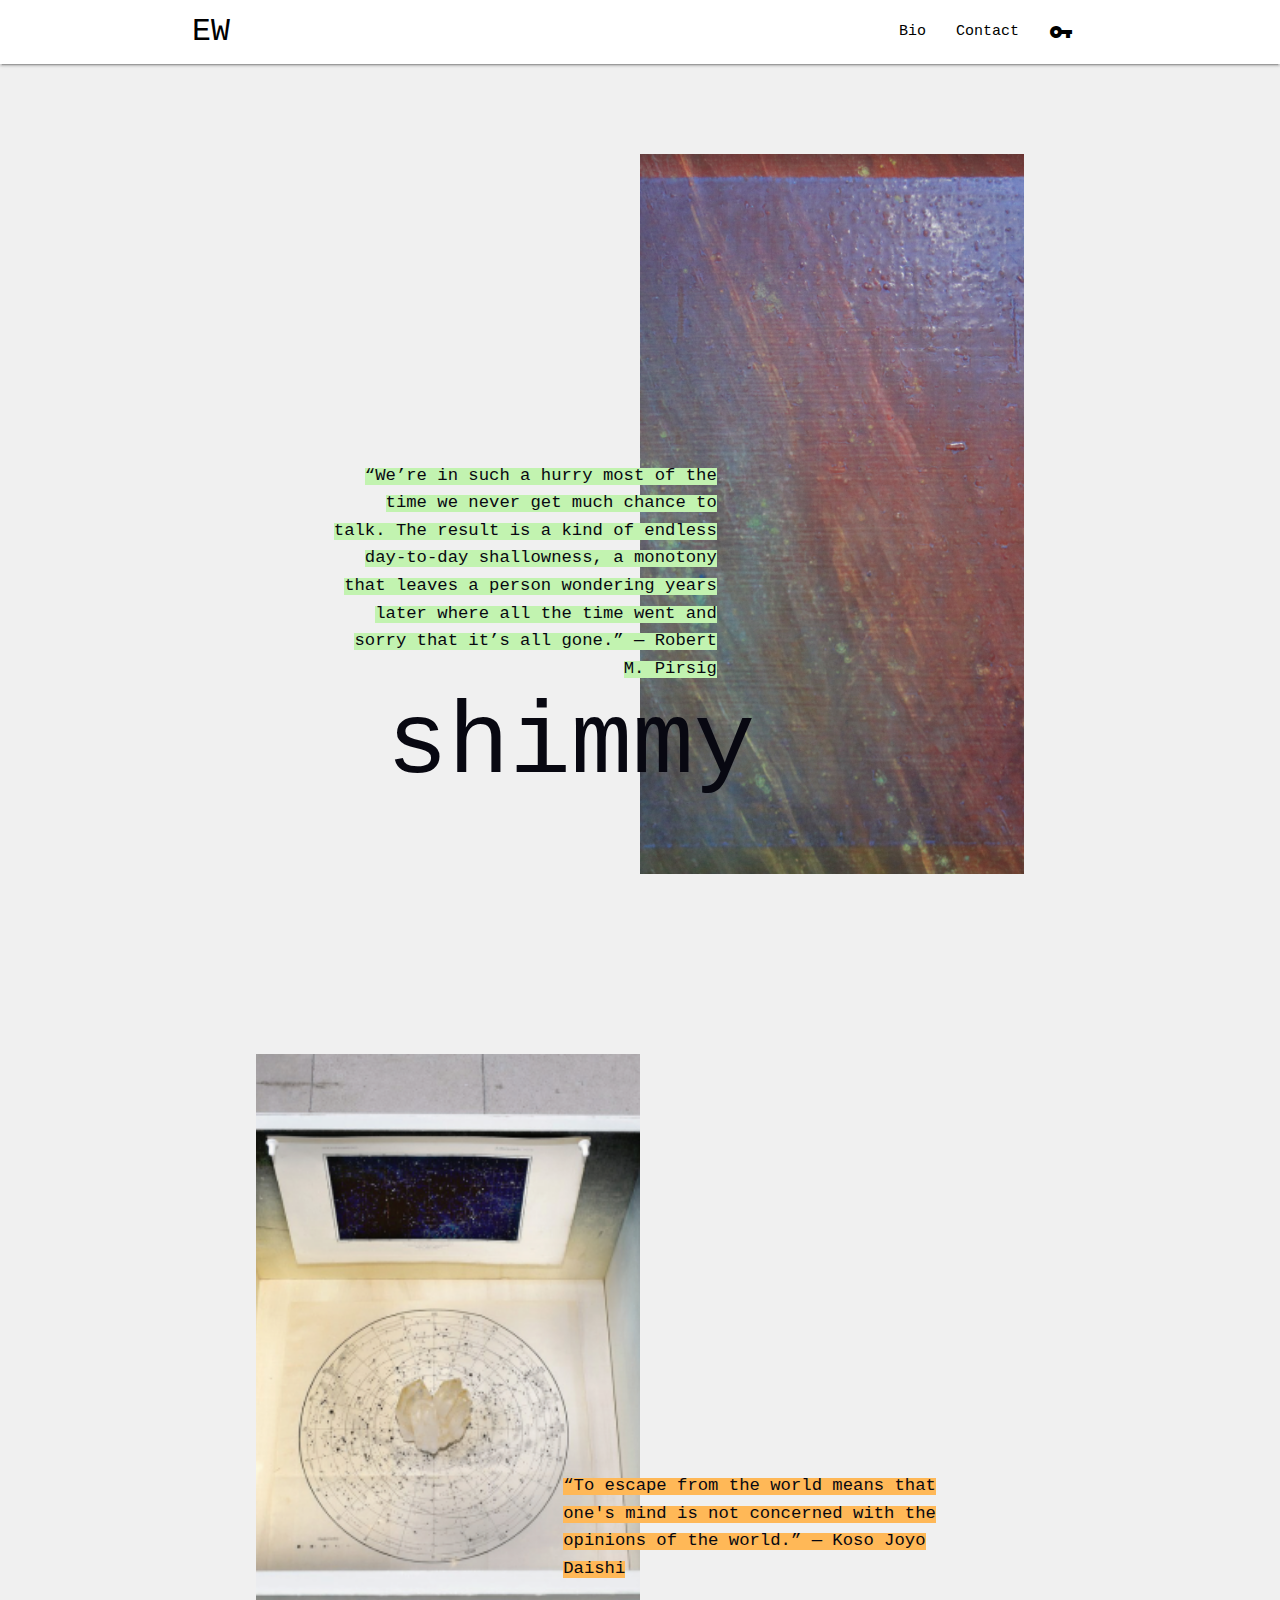
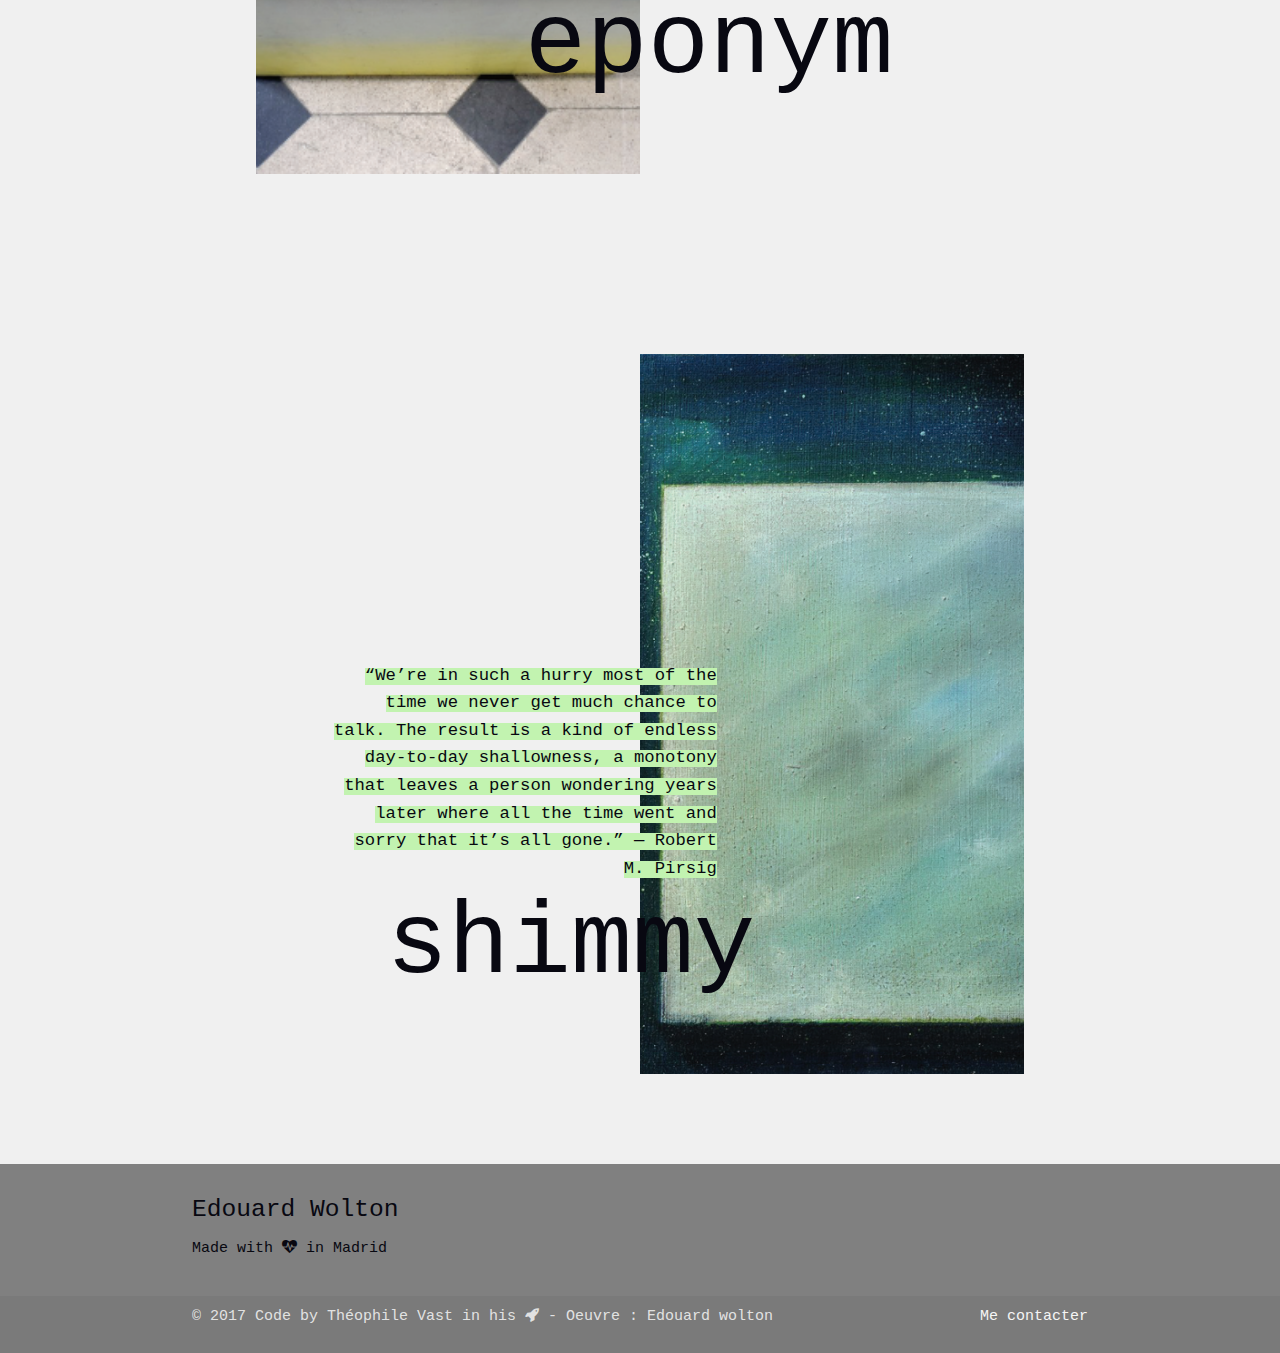
<file: Edouardsimpleimage/oeuvre.html>
<!doctype html>
<html class="no-js" lang="fr">
<head>
  <meta charset="UTF-8">
  <!--[if IE]><meta http-equiv="X-UA-Compatible" content="IE=edge"><![endif]-->
  <meta name="viewport" content="width=device-width, initial-scale=1.0, shrink-to-fit=no">
  <title>Edouard Wolton | Artiste</title>

  <!-- CSS -->
  <link href="https://maxcdn.bootstrapcdn.com/font-awesome/4.7.0/css/font-awesome.min.css" rel="stylesheet" type="text/css">
  <link href="  https://cdnjs.cloudflare.com/ajax/libs/animate.css/3.5.2/animate.min.css" rel="stylesheet" type="text/css">
  <link rel="stylesheet" href="css/styles.css" media="all">
  <link rel="stylesheet" type="text/css" href="css/normalize.css" />
  <link rel="stylesheet" type="text/css" href="css/fragments.css" />
  <link rel="stylesheet" type="text/css" href="css/demo.css" />
    <!-- Material Design Icons  -->
    <link rel="stylesheet" href="materialize/css/materialize.css">
  <link rel="stylesheet" href="https://fonts.googleapis.com/icon?family=Material+Icons">
  <link href="https://fonts.googleapis.com/css?family=Nosifer" rel="stylesheet">
    <link href="https://fonts.googleapis.com/css?family=Poiret+One" rel="stylesheet">
  <script>document.documentElement.className = 'js';</script>
</head>
<body class="loading">

  <main>
<!-- <div style="color:red"><pre>                          ░░0▄▄▄▄▄▄▄▄▄▄▄▄▄▄▒░░
                          1░▒▄▄███▀▀░░░░    1░░░░▀▀▀▓▓▄▄▄▓
                      ░0▄▄██▀▀░                       0░▀▀█▓▄1
                  ░▒▄███▀░0                                ░▀▀█▄▓
                ▄▓██▀░                                         ▀█▓▄
            ░▒▄█▀▀░                                              ░▀█▄
           ▒██▀░                                                   ░█▌0
         ▒▓█▀░                                                       ▀█▄
       ░▄█▀░                                                          ░█▌
       ▄█▓                                                             ▒█▄
      0█                                                                ▓█1
     ▒█▌                                                                0█▌
     ▒█1                                                         0▄      █▌
     ▓▌░     ▄0                                                 0▓█▓     █▌
     ▐▌░    1█░                                                 ▒██▓     █▓
     ▒█▓     █0       ▄▄▓██▓1                                  ░▓█▌    1█▌
     1█▌    ▒█▌   ░▄██████████0                                1██   ░▄█▌
      ░█▌▓   ▓█1 ▒▓████████████▌▓                             ░1█0  ▒██▌
       ░██   ░█▌ ▓███████████████0                             █▌ ░▄██▌
        ░██▄▓░1█ █████████████████▌                            █▌ ▓██▀
         ░▀██1▒█ ▓█████████████████▌▓           ░0▄▄▄▄▄▄▄▄▄▒▓ 1█████0      ░▒0
           ▒████0░███████████████████▄    ░▒▄▄████████████████ ████      1▄▀░██1
   1▒0      ░▀█▌  1▀█████████████████▌░  1▒▓████████████████▀▓ ▒██     ░▄▀░  ▒█▌
 1█▀▀█▌      0█▌    ░▀█████████████▀░      ░░▀▀█████████▀▀░    ▒█▌   0▄█▓   ▒█▌
  ▌░ ░▀█▄1    1▌       ░▀██████▀▀    ░1▄▄▄0      ░▀▀▀░░       ░0█▓░▄▓█▀░    1█▌
  █0   ░░▀▓▄▓ ░▓▓          ░░░     ░▄██████▌▓                ▒███▓▀▀░        1█▌
  ▀█       ░▀▀▄▓█0                ▒██████████1            0▄███▀░      ░░░   ▒█▌
   ▀█1         ░▀▀█▄▄             ▓██████████▌1       ░▄▄███▀░     ░▄▄▓█▀▀▓▄▄█▌░
   1█▌0▓▒▒▄▄▄▄▓   1░▀▀█▄▄▒1       ▀██████████▌     ▒▄██████▌  ░0▄▄█▀▀░
     ▀██▀▀▀░░▀▀▓▓▄▄0   ▒████▄▄     ░▀▀▀▀▀▀▀▀1   ░▄████▓██▓█▄▄██▀▀░
                1░▀▀▓▄▄▄█▌1█▌██▄▄            ░0▄███▌1███▓███▀░
                     ░░▀██░▀███0█▀█▄▄▄▄▄▄▄▄▄██▀█▌ ▓████1▓█▓
                        ▀█▓ ▀███▓1█▓ ▓▌ 0█▌  ▌ 0█ ▄██▀░▓█▓
                         █▌  ▒██▄█▌  ▓▌  ▓▌ 0▓░ ███▀░▒▓██▄▒
                   ░▒▄0▀▀▀█▌  1▀██▌▄ █▓ ░1▌ ░▓███▀░░▄█▓  ░░▀▀▄▄▄▄▄▀0▄0
           ░0▀▀▀▀1▀▀░░    1▀█▄   ░▀███▓▓███▓▀▀▀░ ░▄██▌▓░             █▒
          0▓▄          ░1▄▓█▀▀▓▄0    1░░░░    ░0▄█▀░░░▀▀▓▄▄           █
            ░▓▄▓    ░▄▓▀▀       ░▀▌▄▓░    ░░▄▄▓▀         0░▀██▒   ░▒░█
              ▀▌0░1▄▓   █░▒▒░░░░░ ░░░░░░░░░░░░░░░░░░░░░           ░░░░░░░░░░░
         ░▒▒███ ▒       ▒░█████▒ ░█████████████░▒░░████▒          ▒███████░░░
          ▒░░░███▒      ▒█████░ ░█████████████▒▒████████▒         ░███████░░▒
          ███████       ▒████░ ▒███████████████▒ ░███████▒       ░██████░░░▒
          ███████       ▒███░▒ ░░░░░░░░░░░░█████░ ░███████▒     ▒██████░░░▒
          ███████       ▒██░░░▒▒         ▒███████░ ░███████▒    ██████░░░▒
          ███████▒      ▒█░░░░░▒       ░███████░▒   ▒███████▒  ░██████░░▒
          ░██████▒   ▒▒▒▒░░░░░░▒    ▒░███████░▒      ▒███████▒▒█████░░░▒
          ░█████████████░░░░░░░▒  ▒░███████░▒         ▒██████░░████░░░▒
          ░███████░░░░░░░░░░░░▒ ▒████████░▒            ▒██████████░░░▒
          ▒██████░       ░░░░ ▒█████████████░░░░░░░▒▒▒  ░█████████░░▒
          ▒██████░       ░░░▒▒ ░███████████░░░░░░░▒▒▒    ░███████░░▒░
           ███████       ░░▒▒▒ ▒███████░░░░░░░░░▒▒▒▒      ███████░▒
  HACKERZVOICE ░▒▒       ▒▒▒▒▒                            ▒█████░░▒             ┬
  ▓▓▀▀▀▀▀█▓▓▓ presents ▓▓▓█▄▄▄▄▄▄▓▓▓▓▓▓▓▓▓▓▓╡░░░▒▓▓██╞════╡ ▒░░░░░▒ ╞</pre></div> -->

      <nav role="navigation">
        <div class="nav-wrapper container">
          <a id="logo-container" href="#" class="brand-logo">EW</a>
          <ul class="menu right hide-on-med-and-down">
            <li><a >Bio</a></li>
            <li><a r>Contact</a></li>
              <li><a > <i class="material-icons">vpn_key</i></a></li>
          </ul>

          <ul id="nav-mobile" class="side-nav">
          <li><a routerLink="/bio">Bio</a></li>
          <li><a routerLink="/contact">Contact</a></li>
          <li><a routerLink="/secretpath">Admin</a></li>
          </ul>
          <a href="#" data-activates="nav-mobile" class="button-collapse"><i class="material-icons">menu</i></a>
        </div>
      </nav>

  <section class="section section--flow">
    <div class="content">
      <div id="frag-4" class="fragment-wrap fragment-wrap--right" style="background-image: url(img/1.png)"></div>
      <h2 class="title title--left">shimmy</h2>
      <p class="text text--left"><span class="deco-bg deco-bg--color-4">“We’re in such a hurry most of the time we never get much chance to talk. The result is a kind of endless day-to-day shallowness, a monotony that leaves a person wondering years later where all the time went and sorry that it’s all gone.” — Robert M. Pirsig</span></p>
    </div>
  </section>
  <section class="section section--flow">
    <div class="content">
      <div id="frag-5" class="fragment-wrap" style="background-image: url(img/2.png)"></div>
      <h2 class="title">eponym</h2>
      <p class="text"><span class="deco-bg deco-bg--color-5">“To escape from the world means that one's mind is not concerned with the opinions of the world.” ― Koso Joyo Daishi</span></p>
    </div>
  </section>
  <section class="section section--flow">
    <div class="content">
      <div id="frag-6" class="fragment-wrap fragment-wrap--right" style="background-image: url(img/3.png)"></div>
      <h2 class="title title--left">shimmy</h2>
      <p class="text text--left"><span class="deco-bg deco-bg--color-4">“We’re in such a hurry most of the time we never get much chance to talk. The result is a kind of endless day-to-day shallowness, a monotony that leaves a person wondering years later where all the time went and sorry that it’s all gone.” — Robert M. Pirsig</span></p>
    </div>
  </section>

     <footer class="page-footer tagline">
  <div class="container">
    <div class="row">
      <div class="col l6 s12">
        <h5 class="">Edouard Wolton</h5>
        <p class="">Made with <i class="fa fa-heartbeat" aria-hidden="true"></i> in Madrid</p>
      </div>

    </div>
  </div>
  <div class="footer-copyright">
    <div class="container">
      © 2017 Code by Théophile Vast in his <i class="fa fa-rocket" aria-hidden="true"></i> - Oeuvre : Edouard wolton
      <a class="grey-text text-lighten-4 right" href="#">Me contacter</a>
      <p>
      </p>
    </div>
  </div>
</footer>



</main>
<!-- Start horizontal scroll -->
<!-- <script src="https://code.jquery.com/jquery-3.1.1.min.js" integrity="sha256-hVVnYaiADRTO2PzUGmuLJr8BLUSjGIZsDYGmIJLv2b8=" crossorigin="anonymous"></script>
  <script src="https://cdnjs.cloudflare.com/ajax/libs/materialize/0.97.8/js/materialize.min.js"></script> -->
<script src="js/imagesloaded.pkgd.min.js"></script>
<!-- <script src="js/main.js"></script> -->
<script>
  (function() {
    imagesLoaded(document.querySelectorAll('.fragment-wrap'), { background: true }, function() {
      document.body.classList.remove('loading');

      new FragmentsFx(document.getElementById('frag-4'), {
        fragments: 10,
        boundaries: {x1: 250, x2: 75, y1: 50, y2: 50},
        randomIntervals: {
          top: {min: 0,max: 90},
          left: {min: 0,max: 90},
          dimension: {
            width: {min: 30,max: 50, fixedHeight: 10},
            height: {min: 30,max: 50, fixedWidth: 10}
          }
        },
        parallax: true
      });
      new FragmentsFx(document.getElementById('frag-5'), {
        fragments: 20,
        boundaries: {x1: 50, x2: 300, y1: 0, y2: 0},
        randomIntervals: {
          top: {min: 0,max: 40},
          left: {min: 0,max: 90},
          dimension: {
            width: {min: 10,max: 50, fixedHeight: 0.5},
            height: {min: 5,max: 10, fixedWidth: 5}
          }
        },
        parallax: true,
        randomParallax: {min: 30, max: 300}
      });
      new FragmentsFx(document.getElementById('frag-6'), {
        fragments: 20,
        boundaries: {x1: 50, x2: 300, y1: 0, y2: 0},
        randomIntervals: {
          top: {min: 0,max: 40},
          left: {min: 0,max: 90},
          dimension: {
            width: {min: 10,max: 50, fixedHeight: 0.5},
            height: {min: 5,max: 10, fixedWidth: 5}
          }
        },
        parallax: true,
        randomParallax: {min: 30, max: 300}
      });
    });
  })();
</script>

</body>
</html>
</file>
<file: Edouardsimpleimage/css/styles.css>
/*#logo-container {
  font-family: 'Poiret One', cursive;
}

.menu {
  font-family: 'Poiret One', cursive;
}

header {
  position: relative;
  width: 100%;
  min-height: auto;
  -webkit-background-size: cover;
  -moz-background-size: cover;
  background-size: cover;
  -o-background-size: cover;
  background-position: center;
  background-image: url('../img/header.jpg');
  text-align: center;
  color: white;
}
header .header-content {
  position: relative;
  text-align: center;
  padding: 100px 15px 100px;
  width: 100%;
}
header .header-content .header-content-inner h1 {
  font-weight: 700;
  text-transform: uppercase;
  margin-top: 0;
  margin-bottom: 0;
  font-size: 30px;
}
header .header-content .header-content-inner hr {
  margin: 30px auto;
}
header .header-content .header-content-inner p {
  font-weight: 300;
  color: rgba(255, 255, 255, 0.7);
  font-size: 16px;
  margin-bottom: 50px;
}

*/
</file>
<file: Edouardsimpleimage/css/fragments.css>
.fragment-wrap {
	width: 30vw;
	height: 80vh;
	max-width: 800px;
	max-height: 1000px;
	min-height: 550px;
	position: relative;
	margin: 0 30vw 0 0;
}

.fragment-wrap--right {
	margin: 0 0 0 30vw;
}

.fragment,
.fragment__piece {
	position: absolute;
	width: 100%;
	height: 100%;
	top: 0;
	left: 0;
	pointer-events: none;
}

.fragment {
	transition: transform 0.2s ease-out;
}

.fragment-wrap,
.fragment__piece {
	background-size: cover;
	background-repeat: no-repeat;
	background-position: 50% 0%;
}
</file>
<file: Edouardsimpleimage/css/demo.css>
*::after,
*::before {
	box-sizing: border-box;
}

body {
	font-family: 'Inconsolata', monospace;
	color: #080811;
	background: #f0f0f0;
}

a {
	text-decoration: none;
	color: #c61dc8;
	outline: none;
}

a:hover,
a:focus {
	color: tomato;
	text-decoration: underline;
}

.hidden {
	position: absolute;
	overflow: hidden;
	width: 0;
	height: 0;
	pointer-events: none;
}


/* Icons */

.icon {
	display: block;
	width: 1.5em;
	height: 1.5em;
	margin: 0 auto;
	fill: currentColor;
}


/* Page Loader */

.js .loading::before {
	content: '';
	position: fixed;
	z-index: 100;
	top: 0;
	left: 0;
	width: 100%;
	height: 100%;
	background: #f0f0f0;
}

.js .loading::after {
	content: '';
	position: fixed;
	z-index: 10000;
	top: 50%;
	left: 50%;
	width: 30px;
	height: 70px;
	margin: -35px 0 0 -15px;
	pointer-events: none;
	border: 3px solid #c61dc8;
	-webkit-animation: loaderAnim 0.8s ease-out infinite alternate forwards;
	animation: loaderAnim 0.8s ease-out infinite alternate forwards;
}

@-webkit-keyframes loaderAnim {
	to {
		-webkit-transform: translate3d(0, -100px, 0);
		transform: translate3d(0, -100px, 0);
	}
}

@keyframes loaderAnim {
	to {
		-webkit-transform: translate3d(0, -100px, 0);
		transform: translate3d(0, -100px, 0);
	}
}

.section {
	position: relative;
	display: -webkit-box;
	display: -ms-flexbox;
	display: flex;
	-webkit-box-orient: vertical;
	-webkit-box-direction: normal;
	-ms-flex-direction: column;
	flex-direction: column;
}

.section--intro {
	background: url(../img/arrow.svg) no-repeat calc(100% - 2em) calc(100% - 1.5em);
	background-size: 40px;
	min-height: 100vh;
}

.section--flow {
	padding: 3em 0;
	min-height: 100vh;
}

.section--related {
	padding: 3em 1em;
	font-weight: bold;
	text-align: center;
	-webkit-box-orient: horizontal;
	-webkit-box-direction: normal;
	-ms-flex-direction: row;
	flex-direction: row;
	-ms-flex-wrap: wrap;
	flex-wrap: wrap;
	-webkit-box-pack: center;
	-ms-flex-pack: center;
	justify-content: center;
}

.section__heading {
	width: 100%;
}

.media-item {
	display: inline-block;
	padding: 1em;
	vertical-align: top;
}

.media-item__img {
	max-width: 100%;
}

.media-item:hover .media-item__img,
.media-item:focus .media-item__img {
	border-top: 2px solid currentColor;
}

.media-item__title {
	font-size: 1em;
	margin: 0;
	padding: 0.5em;
}




/* Content */

.content {
	margin: auto;
	max-width: 1200px;
	min-height: 600px;
	display: -webkit-box;
	display: -ms-flexbox;
	display: flex;
	-ms-flex-wrap: wrap;
	flex-wrap: wrap;
	-webkit-box-flex: 0;
	-ms-flex: none;
	-webkit-box-pack: center;
	-ms-flex-pack: center;
	justify-content: center;
	flex: none;
	position: relative;
}

.title {
	position: absolute;
	font-size: 8vw;
	margin: 0;
	pointer-events: none;
	bottom: 10%;
	left: 35%;
}

.title--left {
	left: auto;
	right: 35%;
}

.text {
	font-size: 1.15em;
	position: absolute;
	width: 50%;
	bottom: calc(10% + 8vw);
	left: 40%;
	pointer-events: none;
}

.text--left {
	left: 10%;
	text-align: right;
}

.deco-bg {
	line-height: 1.6;
}

.deco-bg--color-1 {
	background: -webkit-linear-gradient(bottom, #807cfd 90%, transparent 90%, transparent);
	background: linear-gradient(to top, #807cfd 90%, transparent 90%, transparent);
}

.deco-bg--color-2 {
	background: -webkit-linear-gradient(bottom, #fdf164 90%, transparent 90%, transparent);
	background: linear-gradient(to top, #fdf164 90%, transparent 90%, transparent);
}

.deco-bg--color-3 {
	background: -webkit-linear-gradient(bottom, #93b3f2 90%, transparent 90%, transparent);
	background: linear-gradient(to top, #93b3f2 90%, transparent 90%, transparent);
}

.deco-bg--color-4 {
	background: -webkit-linear-gradient(bottom, #c2f3b0 90%, transparent 90%, transparent);
	background: linear-gradient(to top, #c2f3b0 90%, transparent 90%, transparent);
}

.deco-bg--color-5 {
	background: -webkit-linear-gradient(bottom, #ffb857 90%, transparent 90%, transparent);
	background: linear-gradient(to top, #ffb857 90%, transparent 90%, transparent);
}


/* Adjust the layout for smaller screens */

@media screen and (max-width: 50em) {
	.codrops-header__tagline,
	.github {
		margin: 1em 0 0;
		width: 100%;
	}
	.fragment-wrap {
		width: 80vw;
		margin: 0;
	}
	.fragment-wrap--right {
		margin: 0;
	}
	.text {
		width: 80%;
		left: 10%;
		bottom: auto;
		top: 10%;
	}
	.title {
		font-size: 16vw;
	}
}
</file>
